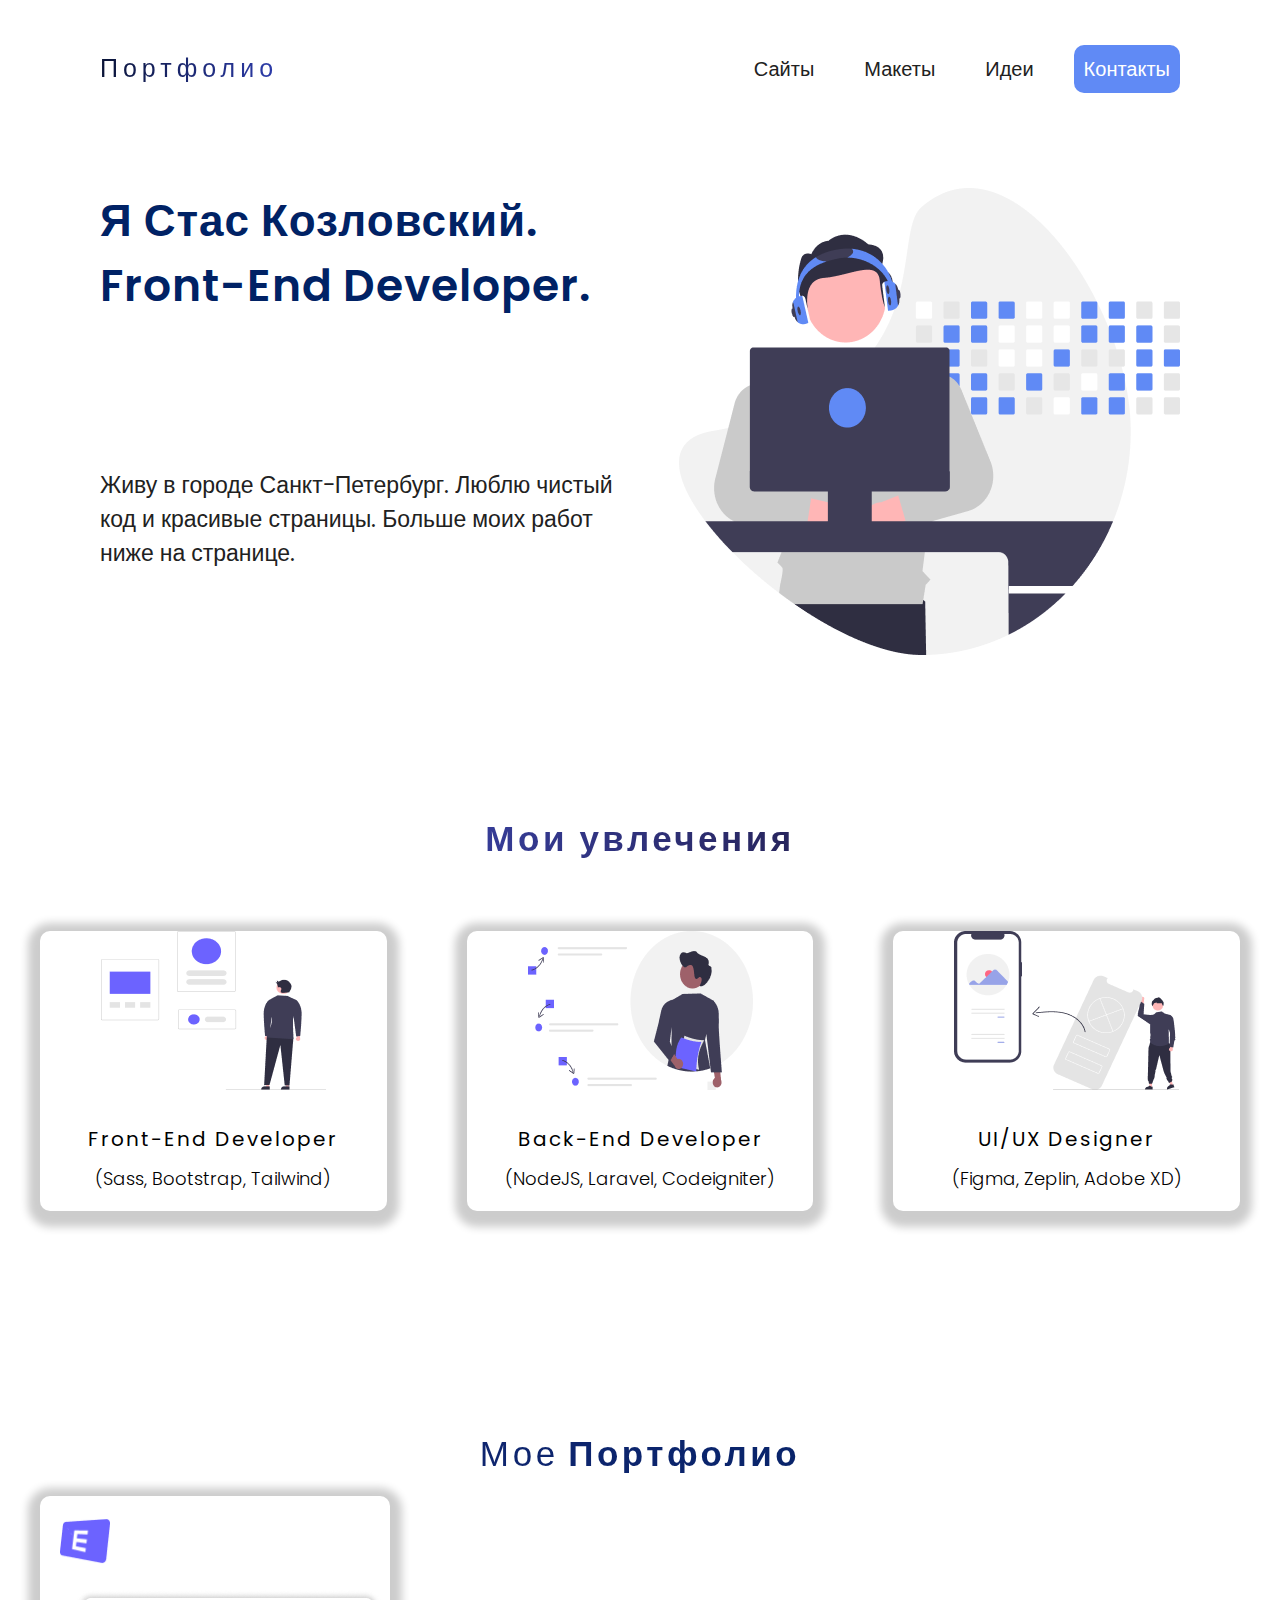
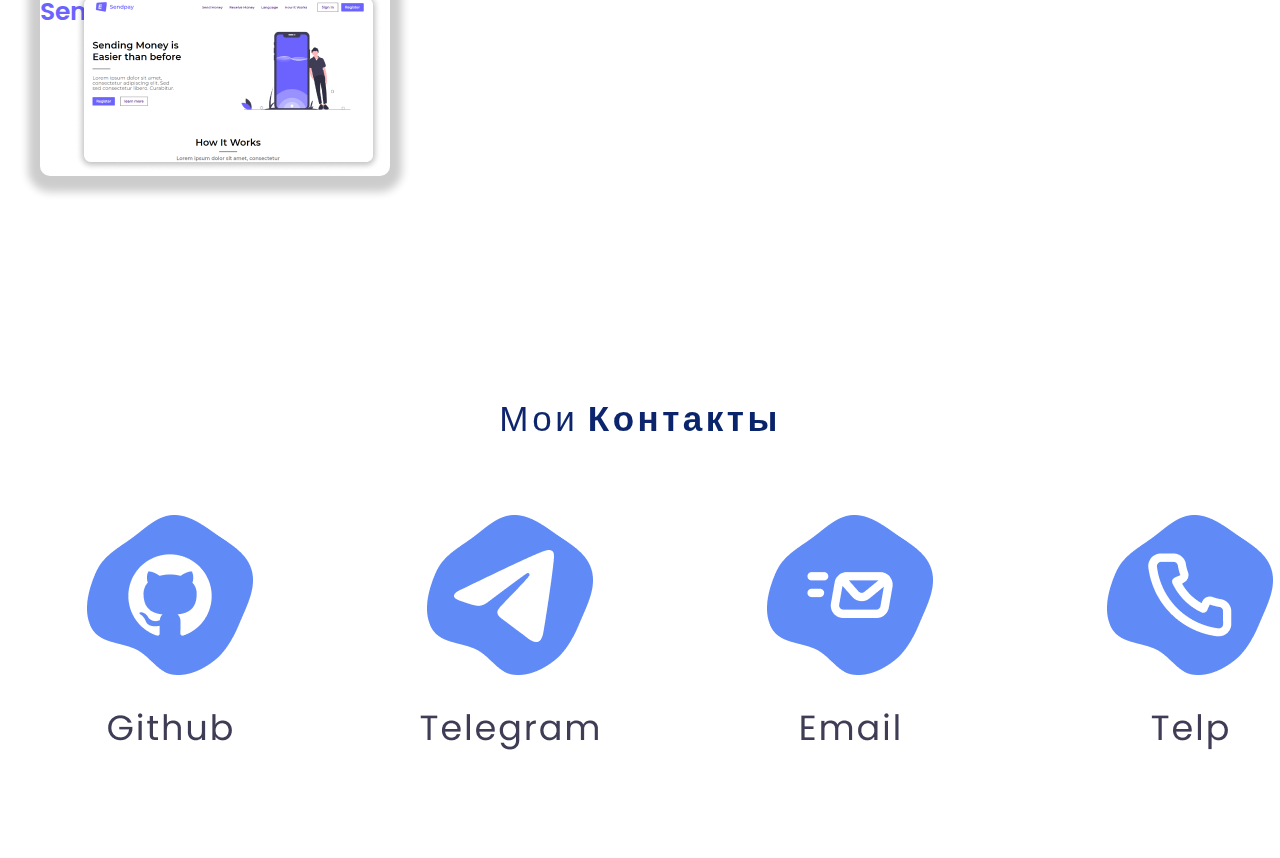
<file: index.html>
<!DOCTYPE html>
<html lang="en">
<head>
    <meta charset="UTF-8">
    <meta name="viewport" content="width=device-width, initial-scale=1.0">
    <link rel="preconnect" href="https://fonts.googleapis.com">
    <link rel="preconnect" href="https://fonts.gstatic.com" crossorigin>
    <link href="https://fonts.googleapis.com/css2?family=Poppins:ital,wght@0,100;0,200;0,300;0,400;0,500;0,600;0,700;0,800;0,900;1,100;1,200;1,300;1,400;1,500;1,600;1,700;1,800;1,900&display=swap" rel="stylesheet">
    <link rel="stylesheet" href="styles.css">
    <title>Portfolio</title>
</head>
<body>
    <header class="header">
        <div class="container">
            <div class="header__wrapper">
                <p class="header__logo">Портфолио</p>
                <nav class="header__nav">
                    <ul class="header__nav-list">
                        <li class="header__nav-item">
                            <a href="#" class="header__nav-link">Сайты</a>
                        </li>
                        <li class="header__nav-item">
                            <a href="#layout-id" class="header__nav-link">Макеты</a>
                        </li>
                        <li class="header__nav-item">
                            <a href="#" class="header__nav-link">Идеи</a>
                        </li>
                    </ul>

                    <div class="header__actions">
                       <a href="#contact-id" class="btn">Контакты</a>
                    </div>
                </nav>
            </div>
        </div>
    </header>

    <main>
        <section class="about">
            <div class="container">
                <div class="about__wrapper">
                    <div class="about__content">
                        <h1 class="about__title">Я Стас Козловский.<br>Front-End Developer.</h1>
                        <p class="about__desc">Живу в городе Санкт-Петербург. Люблю чистый код и красивые страницы. Больше моих работ ниже на странице.</p>
                    </div>
                    <div class="about__img">
                        <img src="WEB PRO Portfolio/images/welcome.png" alt="img" class="img1">
                    </div>
                </div>
            </div>
        </section>

        <section class="layout" id="layout-id">
            <div class="container">
                <h2 class="layout__title">Мои увлечения</h2>

                <div class="layout__cards">
                    <figure class="card">
                        <img src="WEB PRO Portfolio/images/frontend.png" alt="img" class="card__img">
                        <h4 class="card__title"><span>Front-End</span> Developer</h4>
                        <p class="card__desc">(Sass, Bootstrap, Tailwind)</p>
                    </figure>
                    <figure class="card">
                         <img src="WEB PRO Portfolio/images/backend.png" alt="img" class="card__img">
                        <h4 class="card__title"><span>Back-End</span> Developer</h4>
                        <p class="card__desc">(NodeJS, Laravel, Codeigniter)</p>                     
                    </figure>
                    <figure class="card">
                        <img src="WEB PRO Portfolio/images/design.png" alt="img" class="card__img">
                        <h4 class="card__title"><span>UI/UX </span>Designer</h4>
                        <p class="card__desc">(Figma, Zeplin, Adobe XD)</p>                    
                    </figure>
                </div>
            </div>
        </section>

        <section class="portfolio">
            <div class="container">
                <h2 class="portfolio__title"><span>Мое</span> Портфолио</h2>

                <div class="portfolio__cards">
                    <div class="portfolio__card">
                        <figure class="card">
                           <img src="WEB PRO Portfolio/images/senpay-logo.png" alt="logo" class="portfolio__logo">
                           <p class="portfolio__name">Sendpay</p>
                        </figure>

                        <div class="portfolio__preview">
                            <img src="WEB PRO Portfolio/images/sendpay.png" alt="img" class="portfolio__card-img">
                        </div>
                    </div>   
                </div>
            </div>
        </section>
    </main>
    <footer class="footer" id="contact-id">
        <div class="container">
            <h2 class="footer__title"><span>Мои</span> Контакты</h2>
            <div class="footer__wrapper">
                <nav class="footer__nav">
                    <ul class="footer__list">
                        <a href="https://github.com/" class="footer__list-btn" target="_blank">
                            <li class="footer__list-item">
                                <img src="WEB PRO Portfolio/images/Git.png" alt="" class="footer__img">
                            </li>
                        </a>
                        <a href="https://web.telegram.org" class="footer__list-btn" target="_blank">
                            <li class="footer__list-item">
                                <img src="WEB PRO Portfolio/images/Telegram.png" alt="" class="footer__img">
                            </li>
                        </a>
                        <a href="https://mail.ru" class="footer__list-btn" target="_blank">
                            <li class="footer__list-item">
                                <img src="WEB PRO Portfolio/images/Email.png" alt="" class="footer__img">
                            </li>
                        </a>
                        <a href="https://4pda.tohttps://mail.ru" class="footer__list-btn" target="_blank">
                            <li class="footer__list-item">
                                <img src="WEB PRO Portfolio/images/telpon.png" alt="" class="footer__img">
                            </li>
                        </a>
                    </ul>
                </nav>
            </div>
        </div>
    </footer>
</body>
</html>
</file>
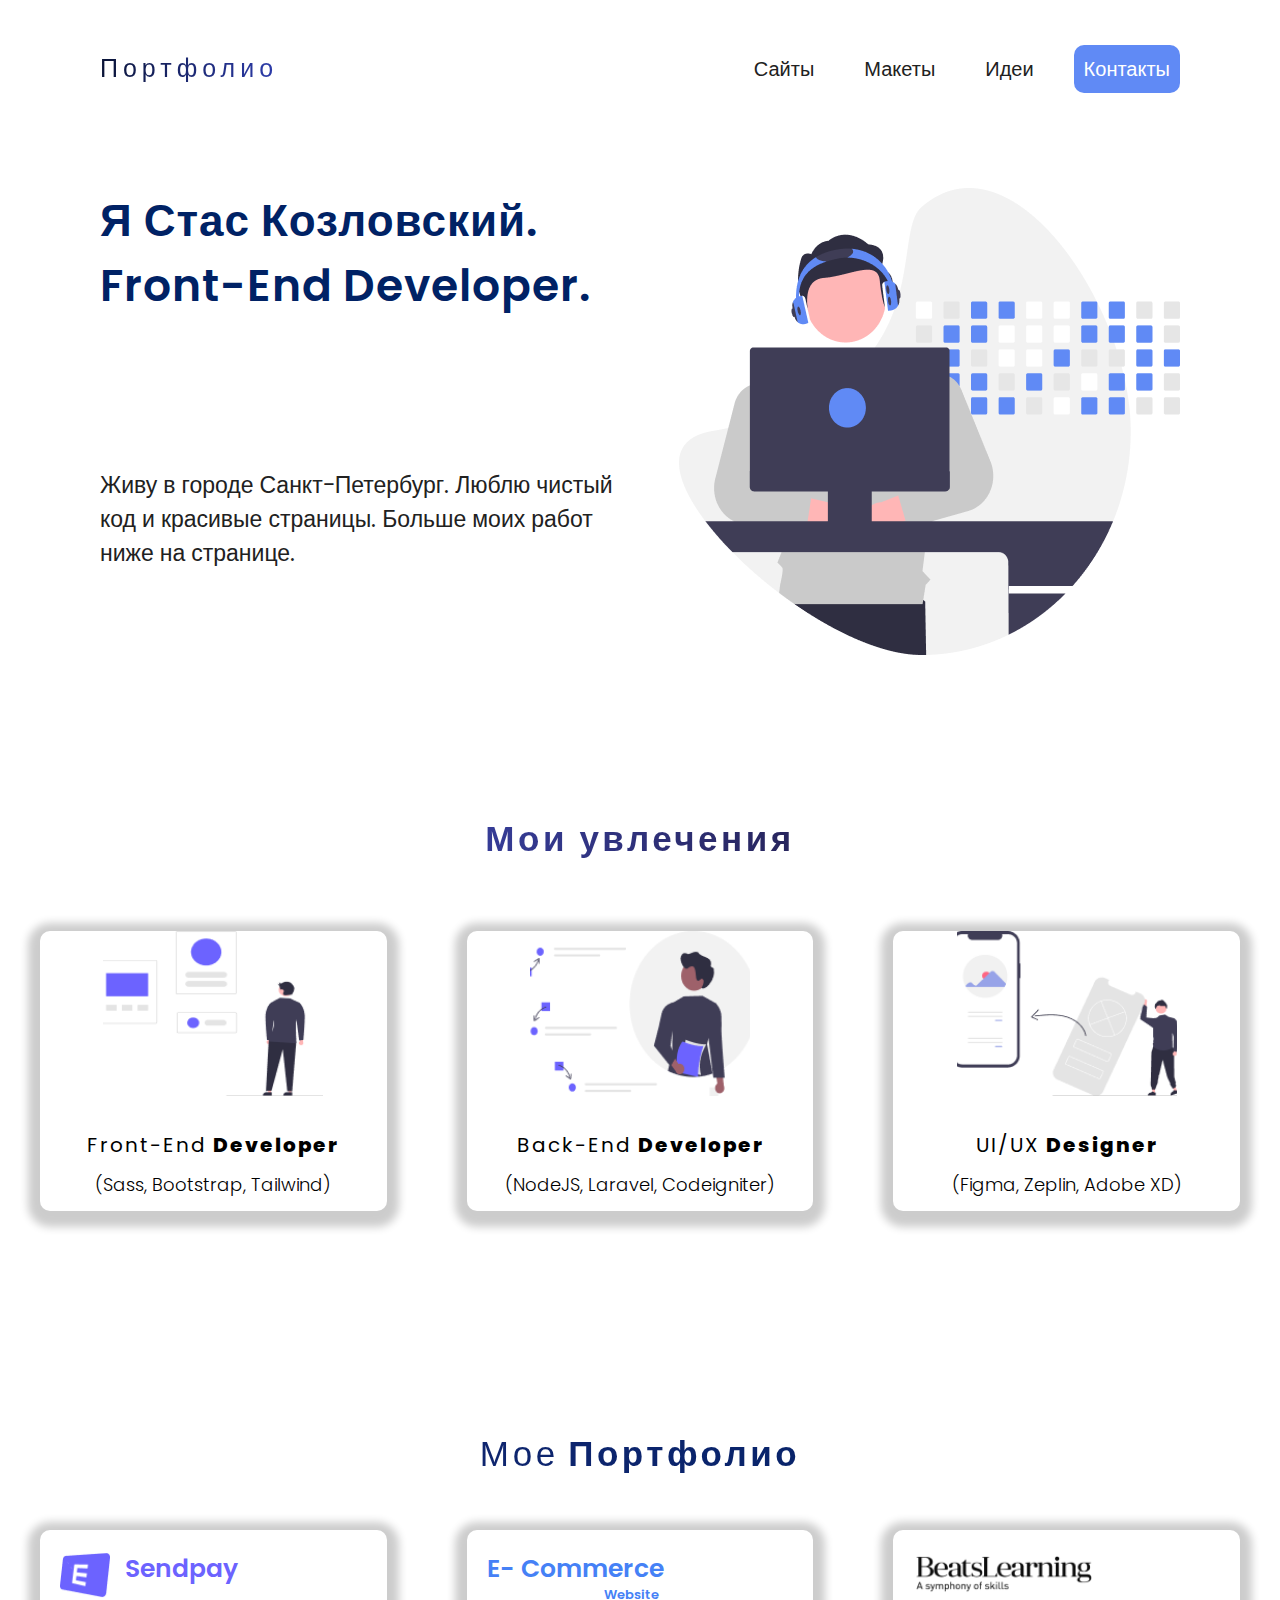
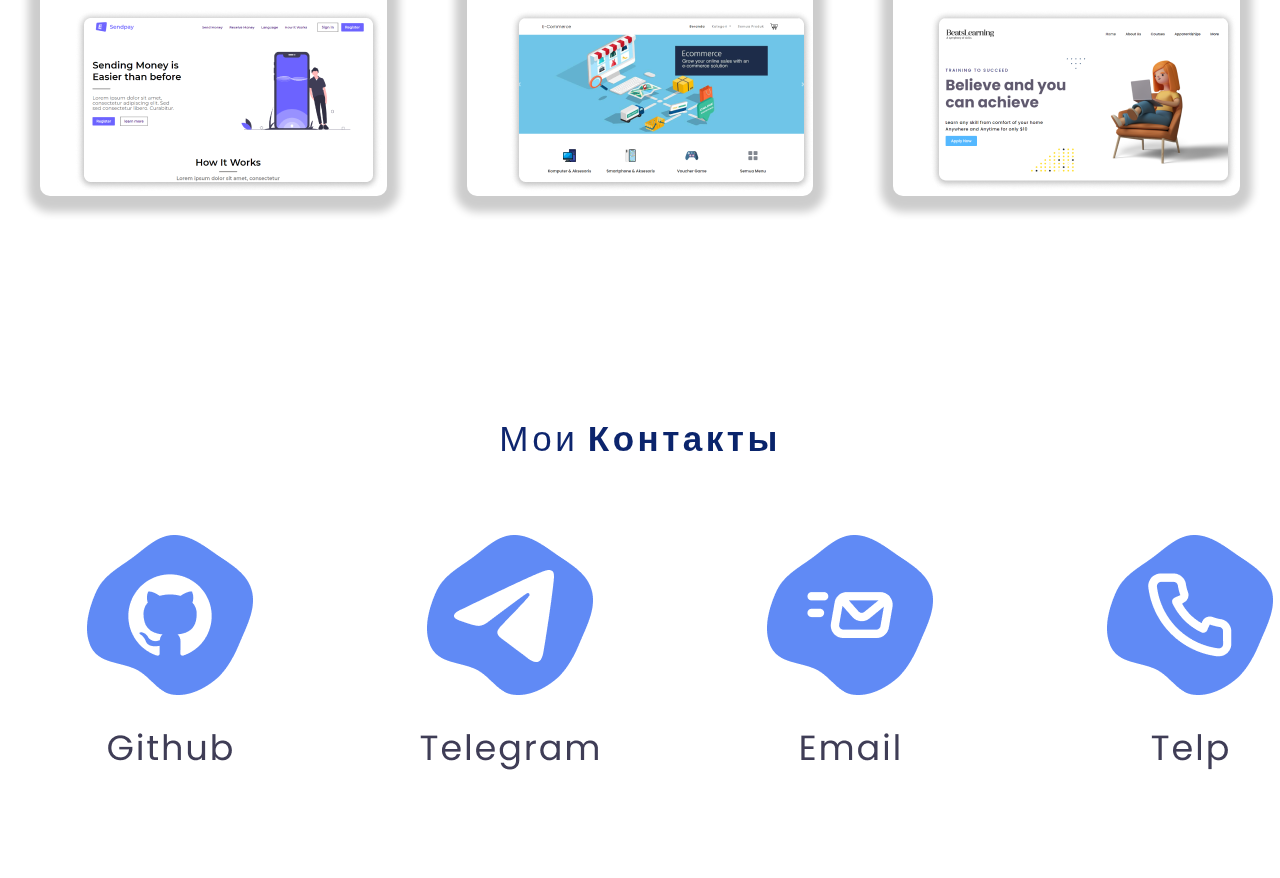
<file: Portfolio/index.html>
<!DOCTYPE html>
<html lang="en">
<head>
    <meta charset="UTF-8">
    <meta name="viewport" content="width=device-width, initial-scale=1.0">
    <link rel="preconnect" href="https://fonts.googleapis.com">
    <link rel="preconnect" href="https://fonts.gstatic.com" crossorigin>
    <link href="https://fonts.googleapis.com/css2?family=Poppins:ital,wght@0,100;0,200;0,300;0,400;0,500;0,600;0,700;0,800;0,900;1,100;1,200;1,300;1,400;1,500;1,600;1,700;1,800;1,900&display=swap" rel="stylesheet">
    <link rel="stylesheet" href="styles.css">
    <title>Portfolio</title>
</head>
<body>
    <header class="header">
        <div class="container">
            <div class="header__wrapper">
                <p class="header__logo">Портфолио</p>
                <nav class="header__nav">
                    <ul class="header__nav-list">
                        <li class="header__nav-item">
                            <a href="#" class="header__nav-link">Сайты</a>
                        </li>
                        <li class="header__nav-item">
                            <a href="#layout-id" class="header__nav-link">Макеты</a>
                        </li>
                        <li class="header__nav-item">
                            <a href="#" class="header__nav-link">Идеи</a>
                        </li>
                    </ul>

                    <div class="header__actions">
                       <a href="#contact-id" class="btn">Контакты</a>
                    </div>
                </nav>
            </div>
        </div>
    </header>

    <main>
        <section class="about">
            <div class="container">
                <div class="about__wrapper">
                    <div class="about__content">
                        <h1 class="about__title">Я Стас Козловский.<br>Front-End Developer.</h1>
                        <p class="about__desc">Живу в городе Санкт-Петербург. Люблю чистый код и красивые страницы. Больше моих работ ниже на странице.</p>
                    </div>
                    <div class="about__img">
                        <img src="WEB PRO Portfolio/images/welcome.png" alt="img" class="img1">
                    </div>
                </div>
            </div>
        </section>

        <section class="layout" id="layout-id">
            <div class="container">
                <h2 class="layout__title">Мои увлечения</h2>

                <div class="layout__cards">
                    <figure class="card">
                        <img src="WEB PRO Portfolio/images/frontend.png" alt="img" class="layout__card-img">
                        <h4 class="card__title"><span>Front-End</span> Developer</h4>
                        <p class="card__desc">(Sass, Bootstrap, Tailwind)</p>
                    </figure>
                    <figure class="card">
                         <img src="WEB PRO Portfolio/images/backend.png" alt="img" class="layout__card-img">
                        <h4 class="card__title"><span>Back-End</span> Developer</h4>
                        <p class="card__desc">(NodeJS, Laravel, Codeigniter)</p>                     
                    </figure>
                    <figure class="card">
                        <img src="WEB PRO Portfolio/images/design.png" alt="img" class="layout__card-img">
                        <h4 class="card__title"><span>UI/UX </span>Designer</h4>
                        <p class="card__desc">(Figma, Zeplin, Adobe XD)</p>                    
                    </figure>
                </div>
            </div>
        </section>

        <section class="portfolio">
            <div class="container">
                <h2 class="portfolio__title"><span>Мое</span> Портфолио</h2>

                <div class="portfolio__cards">
                    <div class="portfolio__card">
                        <figure class="cards">
                           <img src="WEB PRO Portfolio/images/senpay-logo.png" alt="logo" class="portfolio__logo">
                           <p class="portfolio__name">Sendpay</p>
                        </figure>

                        <div class="portfolio__preview">
                            <img src="WEB PRO Portfolio/images/sendpay.png" alt="img" class="portfolio__card-img">
                        </div>

                        <figure class="cards">
                            <h2 class="portfolio__title1">E- Commerce</h2>
                            <p class="portfolio__desc">Website</p>
                        </figure>

                        <div class="img2 portfolio__preview">
                            <img src="WEB PRO Portfolio/images/ecomrce.png" alt="img" class="portfolio__card-img">
                        </div>

                        <figure class="cards">
                           <img src="WEB PRO Portfolio/images/beatslearning-logo.png" alt="logo" class="portfolio__logo logo2">
                        </figure>

                        <div class="img3 portfolio__preview">
                            <img src="WEB PRO Portfolio/images/beats.png" alt="img" class="portfolio__card-img">
                        </div>

                    </div>   
                </div>
            </div>
        </section>
    </main>
    <footer class="footer" id="contact-id">
        <div class="container">
            <h2 class="footer__title"><span>Мои</span> Контакты</h2>
            <div class="footer__wrapper">
                <nav class="footer__nav">
                    <ul class="footer__list">
                        <a href="https://github.com/" class="footer__list-btn" target="_blank">
                            <li class="footer__list-item">
                                <img src="WEB PRO Portfolio/images/Git.png" alt="" class="footer__img">
                            </li>
                        </a>
                        <a href="https://web.telegram.org" class="footer__list-btn" target="_blank">
                            <li class="footer__list-item">
                                <img src="WEB PRO Portfolio/images/Telegram.png" alt="" class="footer__img">
                            </li>
                        </a>
                        <a href="https://mail.ru" class="footer__list-btn" target="_blank">
                            <li class="footer__list-item">
                                <img src="WEB PRO Portfolio/images/Email.png" alt="" class="footer__img">
                            </li>
                        </a>
                        <a href="https://4pda.tohttps://mail.ru" class="footer__list-btn" target="_blank">
                            <li class="footer__list-item">
                                <img src="WEB PRO Portfolio/images/telpon.png" alt="" class="footer__img">
                            </li>
                        </a>
                    </ul>
                </nav>
            </div>
        </div>
    </footer>
</body>
</html>
</file>
<file: styles.css>
@import url('styles/variables.css');
@import url('styles/basic.css');
@import url('styles/header.css');
@import url('styles/about.css');
@import url('styles/layout.css');
@import url('styles/portfolio.css');
@import url('styles/footer.css');
</file>
<file: Portfolio/styles.css>
@import url('styles/variables.css');
@import url('styles/basic.css');
@import url('styles/header.css');
@import url('styles/about.css');
@import url('styles/layout.css');
@import url('styles/portfolio.css');
@import url('styles/footer.css');
</file>
